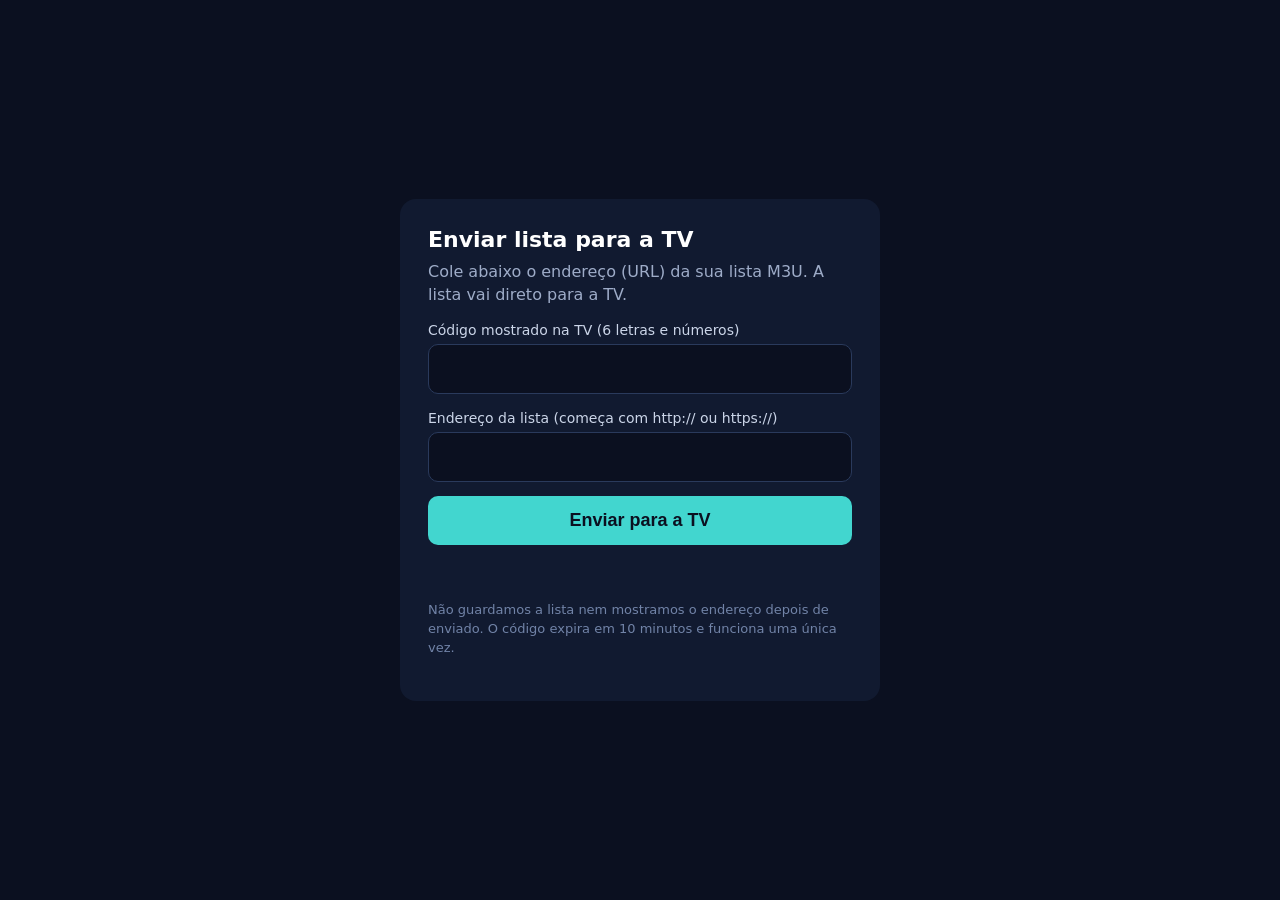
<file: index.html>
<!DOCTYPE html>
<html lang="pt-BR">
<head>
<meta charset="UTF-8">
<meta name="viewport" content="width=device-width, initial-scale=1">
<meta name="robots" content="noindex">
<title>RP IPTV — Enviar lista para a TV</title>
<style>
  * { box-sizing: border-box; }
  body { margin: 0; min-height: 100vh; background: #0B1020; color: #fff; font-family: system-ui, Arial, sans-serif; display: flex; align-items: center; justify-content: center; padding: 20px; }
  .card { width: 100%; max-width: 480px; background: #111A30; border-radius: 16px; padding: 28px; }
  h1 { font-size: 22px; margin: 0 0 6px; }
  p { color: #9EACC8; line-height: 1.45; margin: 8px 0 16px; }
  label { display: block; font-size: 14px; color: #CBD5E8; margin-bottom: 6px; }
  input { width: 100%; font-size: 17px; padding: 14px; border-radius: 10px; border: 1px solid #2a3a5c; background: #0B1020; color: #fff; }
  input:focus { outline: 2px solid #42D6CF; }
  .codigo { font-size: 26px; letter-spacing: 4px; font-weight: bold; color: #42D6CF; text-transform: uppercase; }
  button { width: 100%; margin-top: 14px; font-size: 18px; padding: 14px; border: none; border-radius: 10px; background: #42D6CF; color: #0B1020; font-weight: bold; cursor: pointer; }
  button:disabled { opacity: .5; cursor: default; }
  #msg { margin-top: 16px; font-size: 16px; min-height: 22px; }
  .ok { color: #7CFFB2; }
  .erro { color: #FF8A8A; }
  .aviso { font-size: 13px; color: #7183A7; margin-top: 18px; }
  .hidden { display: none; }
</style>
</head>
<body>
<div class="card">
  <h1>Enviar lista para a TV</h1>
  <p>Cole abaixo o endereço (URL) da sua lista M3U. A lista vai direto para a TV.</p>

  <div id="semCodigo" class="hidden">
    <label for="codigoManual">Código mostrado na TV (6 letras e números)</label>
    <input id="codigoManual" maxlength="6" autocomplete="off" autocapitalize="characters" spellcheck="false">
  </div>

  <div id="comCodigo" class="hidden">
    <label>Código da TV</label>
    <div class="codigo" id="codigoTexto"></div>
  </div>

  <label for="url" style="margin-top:16px">Endereço da lista (começa com http:// ou https://)</label>
  <input id="url" type="url" autocomplete="off" autocapitalize="off" spellcheck="false" inputmode="url">

  <button id="enviar">Enviar para a TV</button>
  <div id="msg"></div>

  <p class="aviso">Não guardamos a lista nem mostramos o endereço depois de enviado. O código expira em 10 minutos e funciona uma única vez.</p>
</div>

<script src="config.js"></script>
<script>
(function () {
  var CODIGO_RE = /^[A-Z2-9]{6}$/;
  var codigo = (new URLSearchParams(location.search).get('c') || '').toUpperCase();

  var el = {
    semCodigo: document.getElementById('semCodigo'),
    comCodigo: document.getElementById('comCodigo'),
    codigoTexto: document.getElementById('codigoTexto'),
    codigoManual: document.getElementById('codigoManual'),
    url: document.getElementById('url'),
    enviar: document.getElementById('enviar'),
    msg: document.getElementById('msg')
  };

  if (CODIGO_RE.test(codigo)) {
    el.comCodigo.classList.remove('hidden');
    el.codigoTexto.textContent = codigo;
  } else {
    el.semCodigo.classList.remove('hidden');
  }

  function mostrar(texto, tipo) {
    el.msg.textContent = texto;
    el.msg.className = tipo || '';
  }

  function validaUrl(v) {
    return /^https?:\/\/\S+$/i.test(v) && v.length <= 2000;
  }

  el.enviar.addEventListener('click', function () {
    var cod = codigo || (el.codigoManual.value || '').trim().toUpperCase();
    var url = (el.url.value || '').trim();
    if (!CODIGO_RE.test(cod)) { mostrar('Digite o código de 6 caracteres mostrado na TV.', 'erro'); return; }
    if (!validaUrl(url)) { mostrar('Endereço inválido. Ele deve começar com http:// ou https://', 'erro'); return; }

    el.enviar.disabled = true;
    mostrar('Enviando...', '');
    fetch(CONFIG.SUPABASE_URL + '/rest/v1/rpc/enviar_url', {
      method: 'POST',
      headers: {
        'apikey': CONFIG.SUPABASE_KEY,
        'Authorization': 'Bearer ' + CONFIG.SUPABASE_KEY,
        'Content-Type': 'application/json'
      },
      body: JSON.stringify({ p_codigo: cod, p_url: url })
    })
      .then(function (r) {
        if (!r.ok) throw new Error('HTTP ' + r.status);
        return r.json();
      })
      .then(function (resultado) {
        el.url.value = '';           // limpa o campo: a URL não fica na tela
        el.codigoManual.value = '';
        if (resultado === 'ok') {
          mostrar('Lista enviada! Volte para a TV, ela vai adicionar sozinha.', 'ok');
        } else if (resultado === 'url_invalida') {
          mostrar('Endereço inválido. Confira e tente de novo.', 'erro');
        } else {
          mostrar('Código inválido, expirado ou já usado. Gere outro código na TV.', 'erro');
        }
      })
      .catch(function () {
        mostrar('Não foi possível enviar. Verifique sua conexão e tente de novo.', 'erro');
      })
      .then(function () { el.enviar.disabled = false; });
  });
})();
</script>
</body>
</html>
</file>
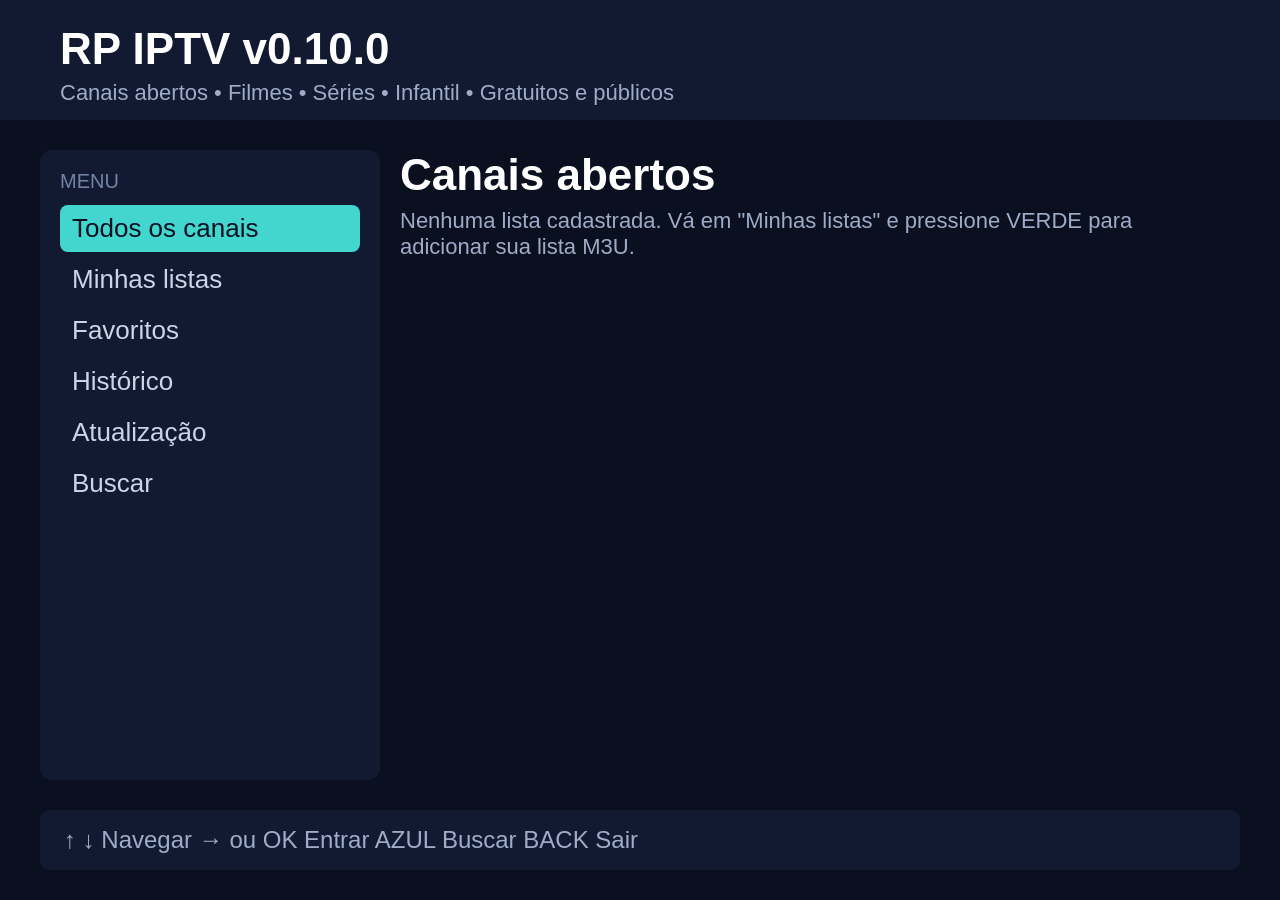
<file: app/index.html>
<!DOCTYPE html>
<html lang="pt-BR">
<head>
<meta charset="UTF-8">
<meta name="viewport" content="width=1920">
<title>RP IPTV</title>
<link rel="stylesheet" href="css/app.css">
</head>
<body>
  <div id="browse">
    <header>
      <div class="brand">RP IPTV</div>
      <div class="sub">Canais abertos  •  Filmes  •  Séries  •  Infantil  •  Gratuitos e públicos</div>
    </header>
    <aside>
      <div class="menu-title">MENU</div>
      <ul id="menu"></ul>
    </aside>
    <main>
      <h1 id="section">Canais abertos</h1>
      <div id="status"></div>
      <ul id="list"></ul>
    </main>
    <footer id="hint"></footer>
  </div>

  <div id="player" class="hidden">
    <video id="video" autoplay></video>
    <div id="overlay" class="hidden">
      <div class="ov-title">Canais</div>
      <ul id="overlayList"></ul>
    </div>
    <div id="banner" class="hidden">
      <img id="bannerLogo" alt="">
      <div>
        <div id="bannerName"></div>
        <div id="bannerInfo"></div>
      </div>
    </div>
  </div>

  <div id="modal" class="hidden">
    <div class="box">
      <h2 id="modalTitle"></h2>
      <p id="modalText"></p>
      <input id="modalInput" type="text" class="hidden">
      <div id="modalButtons"></div>
    </div>
  </div>

  <div id="pairing" class="hidden">
    <div class="box pair">
      <h2>Adicionar lista pelo celular</h2>
      <div class="pair-row">
        <div id="qr"></div>
        <div class="pair-info">
          <p>Aponte a câmera do celular para o QR code.</p>
          <p>Na página que abrir, cole o endereço da lista.</p>
          <p>Ou acesse <span id="pairUrl"></span> e digite o código:</p>
          <div id="pairCode" class="codigo"></div>
          <p id="pairStatus"></p>
          <p class="pair-aviso">BACK cancela.</p>
        </div>
      </div>
    </div>
  </div>
  <script src="js/boot.js"></script>
</body>
</html>
</file>
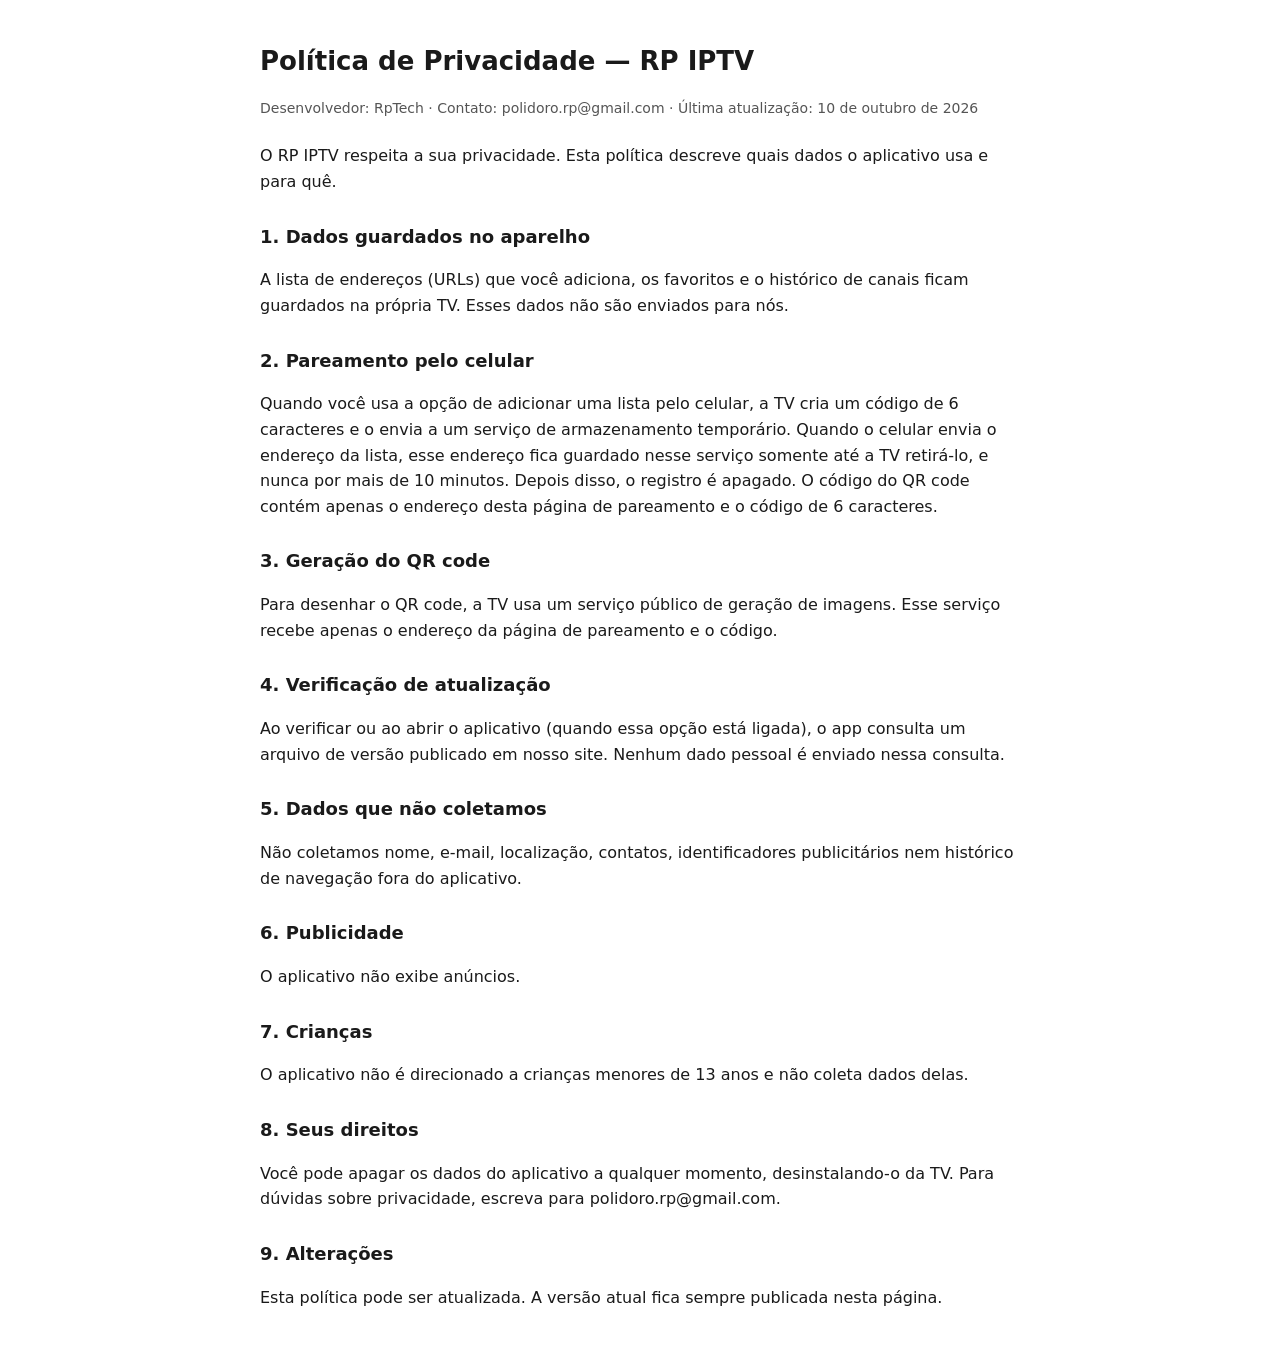
<file: privacidade.html>
<!DOCTYPE html>
<html lang="pt-BR">
<head>
<meta charset="UTF-8">
<meta name="viewport" content="width=device-width, initial-scale=1">
<title>Política de Privacidade — RP IPTV</title>
<style>
  body { font-family: system-ui, Arial, sans-serif; line-height: 1.6; color: #1a1a1a; max-width: 760px; margin: 0 auto; padding: 24px; background: #fff; }
  h1 { font-size: 26px; margin-bottom: 4px; }
  h2 { font-size: 18px; margin-top: 28px; }
  .meta { color: #555; font-size: 14px; margin-bottom: 24px; }
</style>
</head>
<body>
<h1>Política de Privacidade — RP IPTV</h1>
<p class="meta">Desenvolvedor: RpTech · Contato: polidoro.rp@gmail.com · Última atualização: 10 de outubro de 2026</p>

<p>O RP IPTV respeita a sua privacidade. Esta política descreve quais dados o aplicativo usa e para quê.</p>

<h2>1. Dados guardados no aparelho</h2>
<p>A lista de endereços (URLs) que você adiciona, os favoritos e o histórico de canais ficam guardados na própria TV. Esses dados não são enviados para nós.</p>

<h2>2. Pareamento pelo celular</h2>
<p>Quando você usa a opção de adicionar uma lista pelo celular, a TV cria um código de 6 caracteres e o envia a um serviço de armazenamento temporário. Quando o celular envia o endereço da lista, esse endereço fica guardado nesse serviço somente até a TV retirá-lo, e nunca por mais de 10 minutos. Depois disso, o registro é apagado. O código do QR code contém apenas o endereço desta página de pareamento e o código de 6 caracteres.</p>

<h2>3. Geração do QR code</h2>
<p>Para desenhar o QR code, a TV usa um serviço público de geração de imagens. Esse serviço recebe apenas o endereço da página de pareamento e o código.</p>

<h2>4. Verificação de atualização</h2>
<p>Ao verificar ou ao abrir o aplicativo (quando essa opção está ligada), o app consulta um arquivo de versão publicado em nosso site. Nenhum dado pessoal é enviado nessa consulta.</p>

<h2>5. Dados que não coletamos</h2>
<p>Não coletamos nome, e-mail, localização, contatos, identificadores publicitários nem histórico de navegação fora do aplicativo.</p>

<h2>6. Publicidade</h2>
<p>O aplicativo não exibe anúncios.</p>

<h2>7. Crianças</h2>
<p>O aplicativo não é direcionado a crianças menores de 13 anos e não coleta dados delas.</p>

<h2>8. Seus direitos</h2>
<p>Você pode apagar os dados do aplicativo a qualquer momento, desinstalando-o da TV. Para dúvidas sobre privacidade, escreva para polidoro.rp@gmail.com.</p>

<h2>9. Alterações</h2>
<p>Esta política pode ser atualizada. A versão atual fica sempre publicada nesta página.</p>
</body>
</html>
</file>
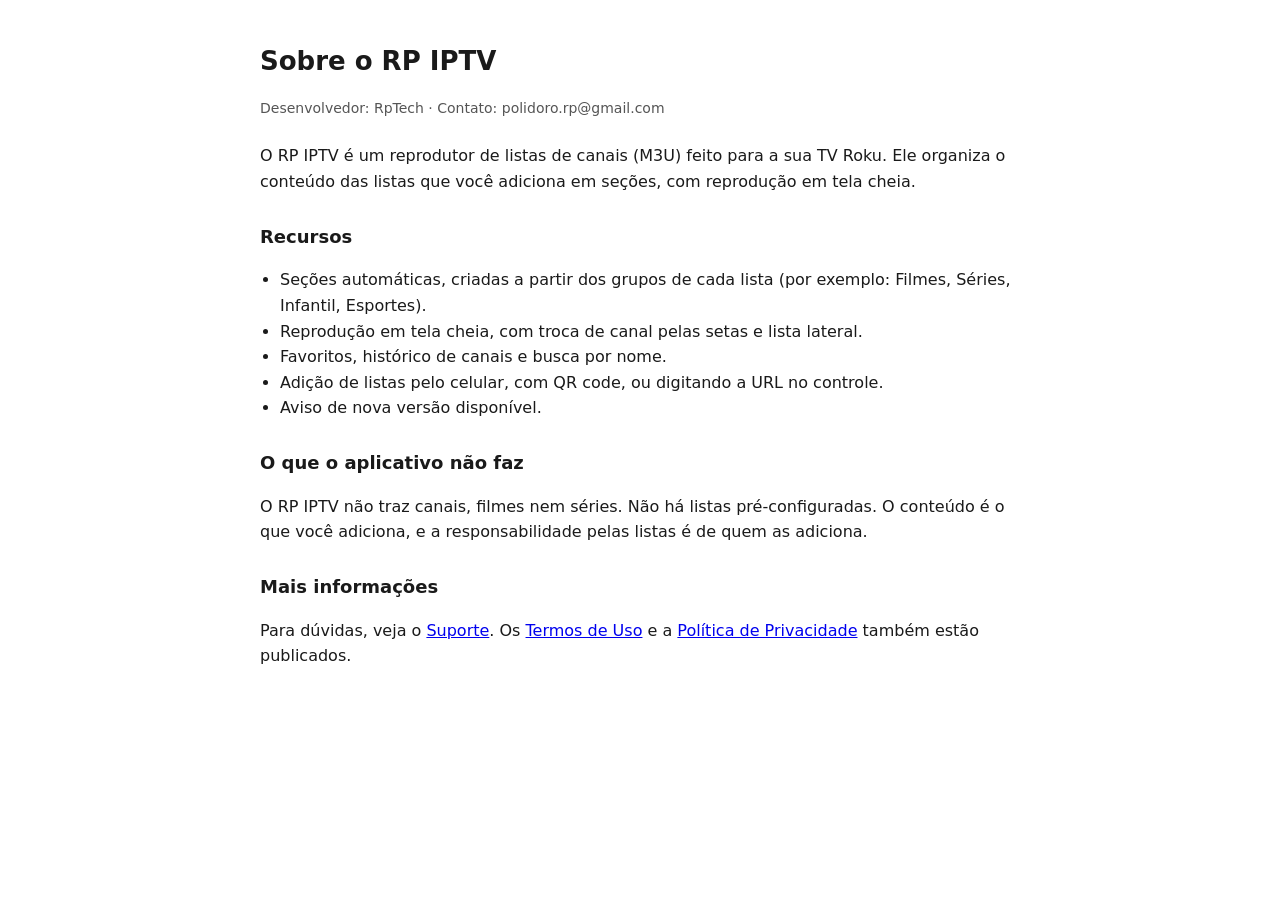
<file: sobre.html>
<!DOCTYPE html>
<html lang="pt-BR">
<head>
<meta charset="UTF-8">
<meta name="viewport" content="width=device-width, initial-scale=1">
<title>Sobre o RP IPTV</title>
<style>
  body { font-family: system-ui, Arial, sans-serif; line-height: 1.6; color: #1a1a1a; max-width: 760px; margin: 0 auto; padding: 24px; background: #fff; }
  h1 { font-size: 26px; margin-bottom: 4px; }
  h2 { font-size: 18px; margin-top: 28px; }
  .meta { color: #555; font-size: 14px; margin-bottom: 24px; }
  ul { padding-left: 20px; }
</style>
</head>
<body>
<h1>Sobre o RP IPTV</h1>
<p class="meta">Desenvolvedor: RpTech · Contato: polidoro.rp@gmail.com</p>

<p>O RP IPTV é um reprodutor de listas de canais (M3U) feito para a sua TV Roku. Ele organiza o conteúdo das listas que você adiciona em seções, com reprodução em tela cheia.</p>

<h2>Recursos</h2>
<ul>
  <li>Seções automáticas, criadas a partir dos grupos de cada lista (por exemplo: Filmes, Séries, Infantil, Esportes).</li>
  <li>Reprodução em tela cheia, com troca de canal pelas setas e lista lateral.</li>
  <li>Favoritos, histórico de canais e busca por nome.</li>
  <li>Adição de listas pelo celular, com QR code, ou digitando a URL no controle.</li>
  <li>Aviso de nova versão disponível.</li>
</ul>

<h2>O que o aplicativo não faz</h2>
<p>O RP IPTV não traz canais, filmes nem séries. Não há listas pré-configuradas. O conteúdo é o que você adiciona, e a responsabilidade pelas listas é de quem as adiciona.</p>

<h2>Mais informações</h2>
<p>Para dúvidas, veja o <a href="suporte.html">Suporte</a>. Os <a href="termos.html">Termos de Uso</a> e a <a href="privacidade.html">Política de Privacidade</a> também estão publicados.</p>
</body>
</html>
</file>
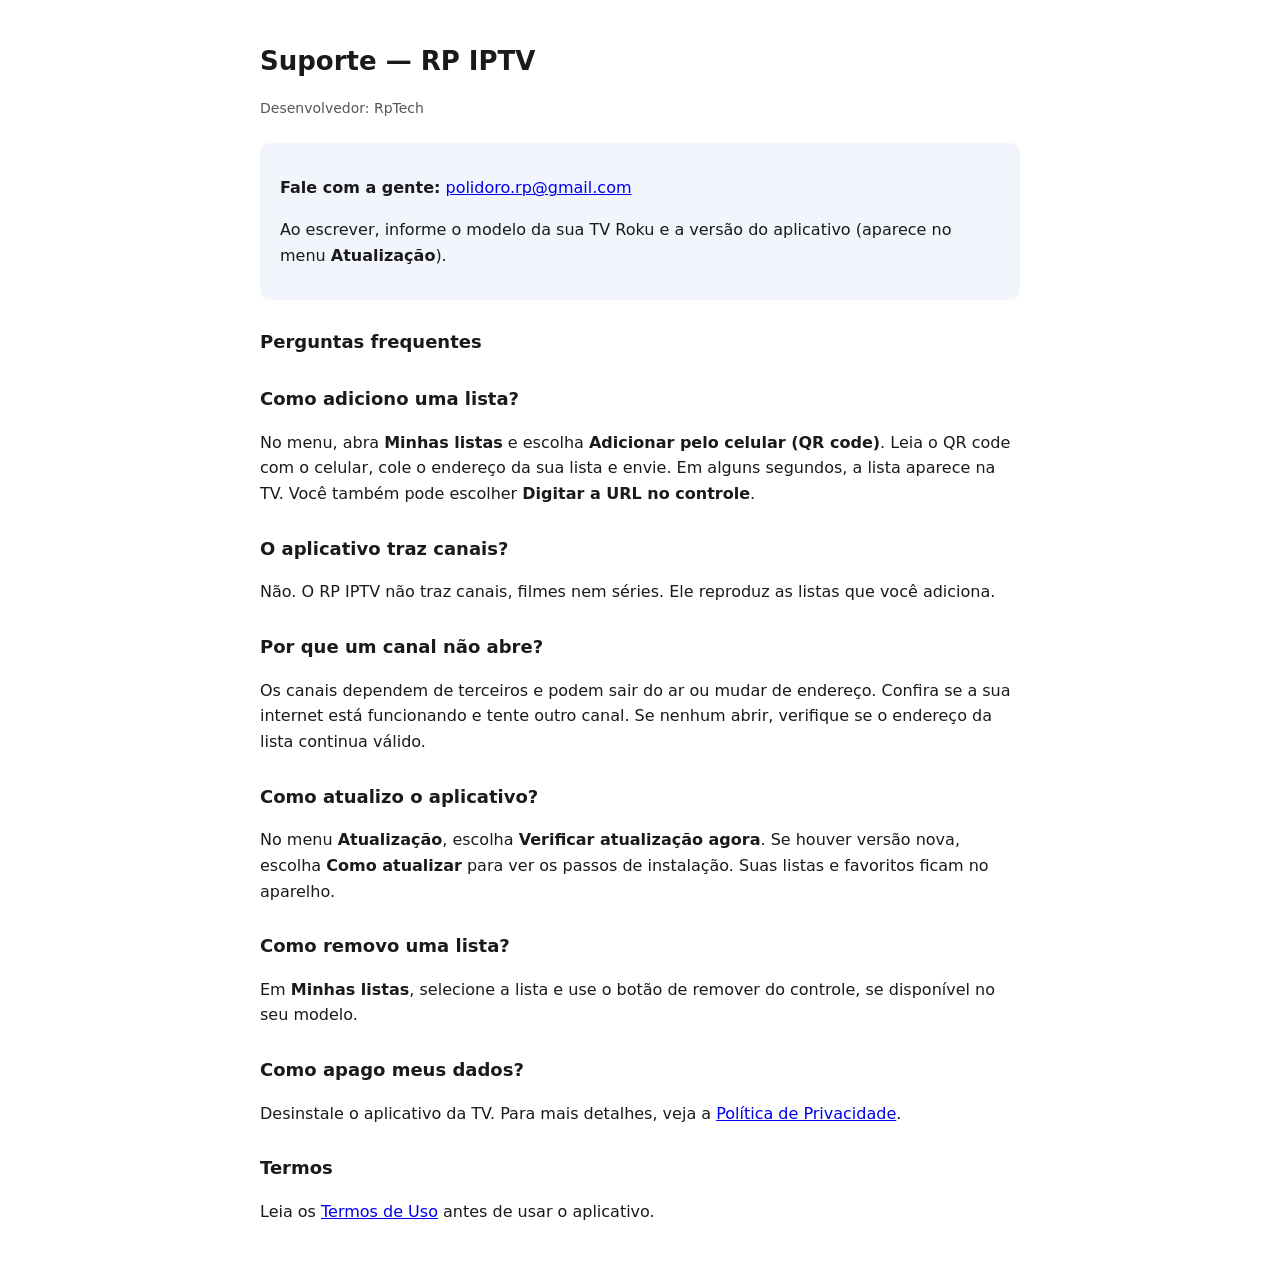
<file: suporte.html>
<!DOCTYPE html>
<html lang="pt-BR">
<head>
<meta charset="UTF-8">
<meta name="viewport" content="width=device-width, initial-scale=1">
<title>Suporte — RP IPTV</title>
<style>
  body { font-family: system-ui, Arial, sans-serif; line-height: 1.6; color: #1a1a1a; max-width: 760px; margin: 0 auto; padding: 24px; background: #fff; }
  h1 { font-size: 26px; margin-bottom: 4px; }
  h2 { font-size: 18px; margin-top: 28px; }
  .meta { color: #555; font-size: 14px; margin-bottom: 24px; }
  .box { background: #f2f5fb; border-radius: 10px; padding: 16px 20px; }
</style>
</head>
<body>
<h1>Suporte — RP IPTV</h1>
<p class="meta">Desenvolvedor: RpTech</p>

<div class="box">
  <p><strong>Fale com a gente:</strong> <a href="mailto:polidoro.rp@gmail.com">polidoro.rp@gmail.com</a></p>
  <p>Ao escrever, informe o modelo da sua TV Roku e a versão do aplicativo (aparece no menu <strong>Atualização</strong>).</p>
</div>

<h2>Perguntas frequentes</h2>

<h2>Como adiciono uma lista?</h2>
<p>No menu, abra <strong>Minhas listas</strong> e escolha <strong>Adicionar pelo celular (QR code)</strong>. Leia o QR code com o celular, cole o endereço da sua lista e envie. Em alguns segundos, a lista aparece na TV. Você também pode escolher <strong>Digitar a URL no controle</strong>.</p>

<h2>O aplicativo traz canais?</h2>
<p>Não. O RP IPTV não traz canais, filmes nem séries. Ele reproduz as listas que você adiciona.</p>

<h2>Por que um canal não abre?</h2>
<p>Os canais dependem de terceiros e podem sair do ar ou mudar de endereço. Confira se a sua internet está funcionando e tente outro canal. Se nenhum abrir, verifique se o endereço da lista continua válido.</p>

<h2>Como atualizo o aplicativo?</h2>
<p>No menu <strong>Atualização</strong>, escolha <strong>Verificar atualização agora</strong>. Se houver versão nova, escolha <strong>Como atualizar</strong> para ver os passos de instalação. Suas listas e favoritos ficam no aparelho.</p>

<h2>Como removo uma lista?</h2>
<p>Em <strong>Minhas listas</strong>, selecione a lista e use o botão de remover do controle, se disponível no seu modelo.</p>

<h2>Como apago meus dados?</h2>
<p>Desinstale o aplicativo da TV. Para mais detalhes, veja a <a href="privacidade.html">Política de Privacidade</a>.</p>

<h2>Termos</h2>
<p>Leia os <a href="termos.html">Termos de Uso</a> antes de usar o aplicativo.</p>
</body>
</html>
</file>
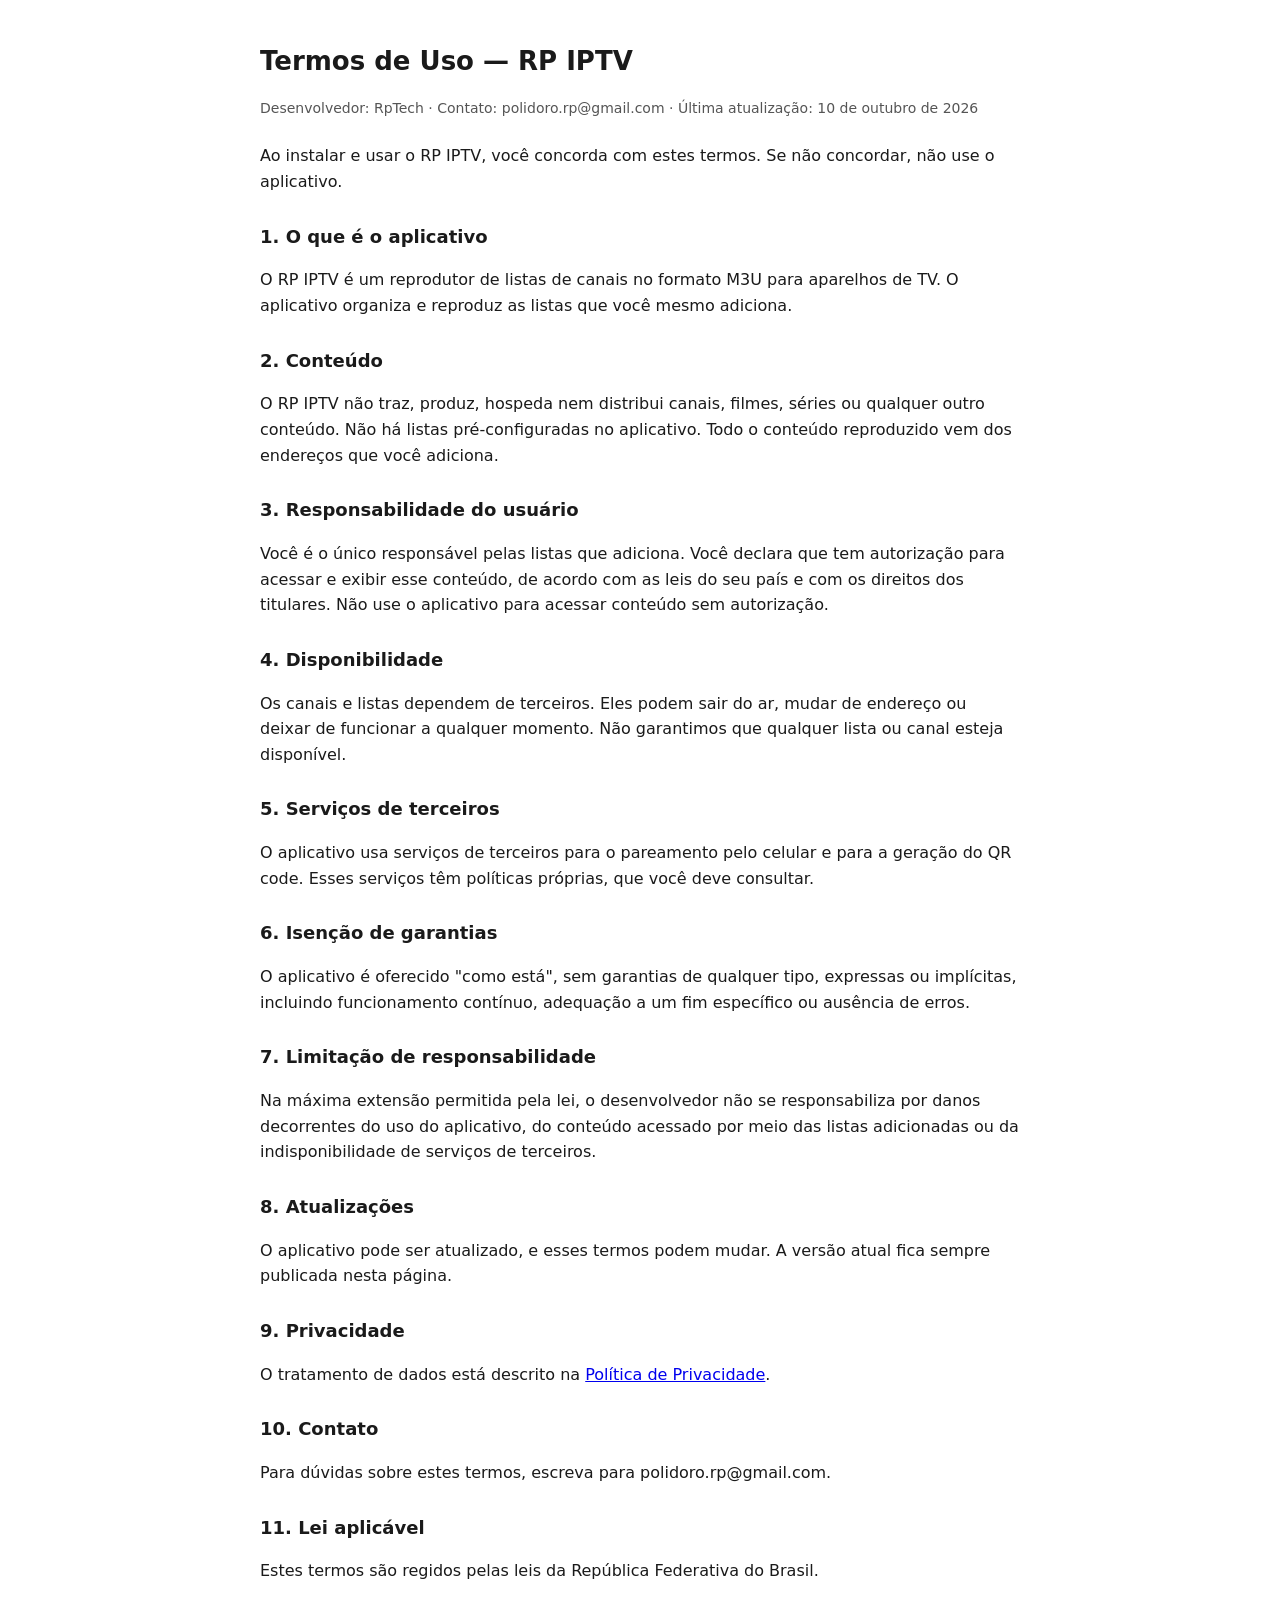
<file: termos.html>
<!DOCTYPE html>
<html lang="pt-BR">
<head>
<meta charset="UTF-8">
<meta name="viewport" content="width=device-width, initial-scale=1">
<title>Termos de Uso — RP IPTV</title>
<style>
  body { font-family: system-ui, Arial, sans-serif; line-height: 1.6; color: #1a1a1a; max-width: 760px; margin: 0 auto; padding: 24px; background: #fff; }
  h1 { font-size: 26px; margin-bottom: 4px; }
  h2 { font-size: 18px; margin-top: 28px; }
  .meta { color: #555; font-size: 14px; margin-bottom: 24px; }
</style>
</head>
<body>
<h1>Termos de Uso — RP IPTV</h1>
<p class="meta">Desenvolvedor: RpTech · Contato: polidoro.rp@gmail.com · Última atualização: 10 de outubro de 2026</p>

<p>Ao instalar e usar o RP IPTV, você concorda com estes termos. Se não concordar, não use o aplicativo.</p>

<h2>1. O que é o aplicativo</h2>
<p>O RP IPTV é um reprodutor de listas de canais no formato M3U para aparelhos de TV. O aplicativo organiza e reproduz as listas que você mesmo adiciona.</p>

<h2>2. Conteúdo</h2>
<p>O RP IPTV não traz, produz, hospeda nem distribui canais, filmes, séries ou qualquer outro conteúdo. Não há listas pré-configuradas no aplicativo. Todo o conteúdo reproduzido vem dos endereços que você adiciona.</p>

<h2>3. Responsabilidade do usuário</h2>
<p>Você é o único responsável pelas listas que adiciona. Você declara que tem autorização para acessar e exibir esse conteúdo, de acordo com as leis do seu país e com os direitos dos titulares. Não use o aplicativo para acessar conteúdo sem autorização.</p>

<h2>4. Disponibilidade</h2>
<p>Os canais e listas dependem de terceiros. Eles podem sair do ar, mudar de endereço ou deixar de funcionar a qualquer momento. Não garantimos que qualquer lista ou canal esteja disponível.</p>

<h2>5. Serviços de terceiros</h2>
<p>O aplicativo usa serviços de terceiros para o pareamento pelo celular e para a geração do QR code. Esses serviços têm políticas próprias, que você deve consultar.</p>

<h2>6. Isenção de garantias</h2>
<p>O aplicativo é oferecido "como está", sem garantias de qualquer tipo, expressas ou implícitas, incluindo funcionamento contínuo, adequação a um fim específico ou ausência de erros.</p>

<h2>7. Limitação de responsabilidade</h2>
<p>Na máxima extensão permitida pela lei, o desenvolvedor não se responsabiliza por danos decorrentes do uso do aplicativo, do conteúdo acessado por meio das listas adicionadas ou da indisponibilidade de serviços de terceiros.</p>

<h2>8. Atualizações</h2>
<p>O aplicativo pode ser atualizado, e esses termos podem mudar. A versão atual fica sempre publicada nesta página.</p>

<h2>9. Privacidade</h2>
<p>O tratamento de dados está descrito na <a href="privacidade.html">Política de Privacidade</a>.</p>

<h2>10. Contato</h2>
<p>Para dúvidas sobre estes termos, escreva para polidoro.rp@gmail.com.</p>

<h2>11. Lei aplicável</h2>
<p>Estes termos são regidos pelas leis da República Federativa do Brasil.</p>
</body>
</html>
</file>
<file: app/css/app.css>
* { box-sizing: border-box; }
html, body { margin: 0; height: 100%; background: #0B1020; color: #fff; font-family: Arial, Helvetica, sans-serif; overflow: hidden; }
.hidden { display: none !important; }
ul { list-style: none; margin: 0; padding: 0; }

#browse { position: absolute; inset: 0; }
header { position: absolute; left: 0; right: 0; top: 0; height: 120px; background: #111A30; padding: 24px 60px; }
.brand { font-size: 44px; font-weight: bold; }
.sub { font-size: 22px; color: #9EACC8; margin-top: 6px; }

aside { position: absolute; left: 40px; top: 150px; width: 340px; bottom: 120px; background: #111A30; border-radius: 12px; padding: 20px; overflow: hidden; }
.menu-title { font-size: 20px; color: #7183A7; margin-bottom: 12px; }
#menu li { font-size: 26px; color: #CBD5E8; padding: 8px 12px; border-radius: 8px; margin-bottom: 4px; white-space: nowrap; overflow: hidden; text-overflow: ellipsis; }
#menu li.active { color: #42D6CF; }
#menu li.focus { background: #42D6CF; color: #0B1020; }

main { position: absolute; left: 400px; right: 60px; top: 150px; bottom: 120px; }
h1 { font-size: 44px; margin: 0 0 8px; }
#status { font-size: 22px; color: #9EACC8; margin-bottom: 16px; min-height: 28px; }
#list { position: absolute; top: 110px; left: 0; right: 0; bottom: 0; overflow: hidden; }
#list li { font-size: 28px; padding: 10px 16px; border-radius: 8px; margin-bottom: 6px; white-space: nowrap; overflow: hidden; text-overflow: ellipsis; }
#list li.focus { background: #42D6CF; color: #0B1020; }
#list li.sel { color: #42D6CF; }

footer { position: absolute; left: 40px; right: 40px; bottom: 30px; height: 60px; background: #111A30; border-radius: 10px; font-size: 24px; color: #9EACC8; line-height: 60px; padding: 0 24px; }

#player { position: absolute; inset: 0; background: #000; }
#video { position: absolute; inset: 0; width: 100%; height: 100%; background: #000; }
#overlay { position: absolute; right: 0; top: 0; bottom: 0; width: 560px; background: rgba(11, 16, 32, 0.92); padding: 30px; }
.ov-title { font-size: 30px; color: #42D6CF; margin-bottom: 16px; }
#overlayList { overflow: hidden; height: calc(100% - 60px); }
#overlayList li { font-size: 26px; padding: 10px 14px; margin-bottom: 6px; border-radius: 8px; white-space: nowrap; overflow: hidden; text-overflow: ellipsis; }
#overlayList li.focus { background: #42D6CF; color: #0B1020; }

#banner { position: absolute; left: 0; right: 0; bottom: 0; height: 200px; background: linear-gradient(transparent, rgba(11, 16, 32, 0.95)); display: flex; align-items: center; padding: 0 60px; }
#bannerLogo { width: 140px; height: 140px; object-fit: contain; margin-right: 30px; background: rgba(255, 255, 255, 0.08); border-radius: 12px; }
#bannerName { font-size: 44px; font-weight: bold; }
#bannerInfo { font-size: 24px; color: #9EACC8; margin-top: 8px; }

#modal { position: absolute; inset: 0; background: rgba(0, 0, 0, 0.6); display: flex; align-items: center; justify-content: center; }
#modal .box { width: 900px; background: #111A30; border-radius: 14px; padding: 40px; }
#modal h2 { margin: 0 0 12px; font-size: 36px; }
#modal p { font-size: 26px; color: #CBD5E8; }
#modalInput { width: 100%; font-size: 30px; padding: 14px; border-radius: 8px; border: none; margin: 16px 0; }
#modalButtons button { font-size: 28px; padding: 12px 28px; margin-right: 16px; border: none; border-radius: 8px; background: #1d2a48; color: #fff; }
#modalButtons button.focus { background: #42D6CF; color: #0B1020; }

#pairing { position: absolute; inset: 0; background: rgba(0, 0, 0, 0.75); display: flex; align-items: center; justify-content: center; }
#pairing .box.pair { width: 1200px; background: #111A30; border-radius: 16px; padding: 40px; }
#pairing h2 { margin: 0 0 24px; font-size: 40px; }
.pair-row { display: flex; align-items: center; gap: 48px; }
#qr { width: 400px; height: 400px; background: #fff; padding: 12px; border-radius: 10px; flex-shrink: 0; }
#qr svg { width: 100%; height: 100%; display: block; }
.pair-info p { font-size: 26px; color: #CBD5E8; margin: 0 0 14px; }
#pairUrl { color: #42D6CF; }
.pair-info .codigo { font-size: 64px; letter-spacing: 10px; font-weight: bold; color: #42D6CF; margin: 12px 0 20px; }
#pairStatus { color: #9EACC8 !important; }
.pair-aviso { color: #7183A7 !important; font-size: 22px !important; }
</file>
